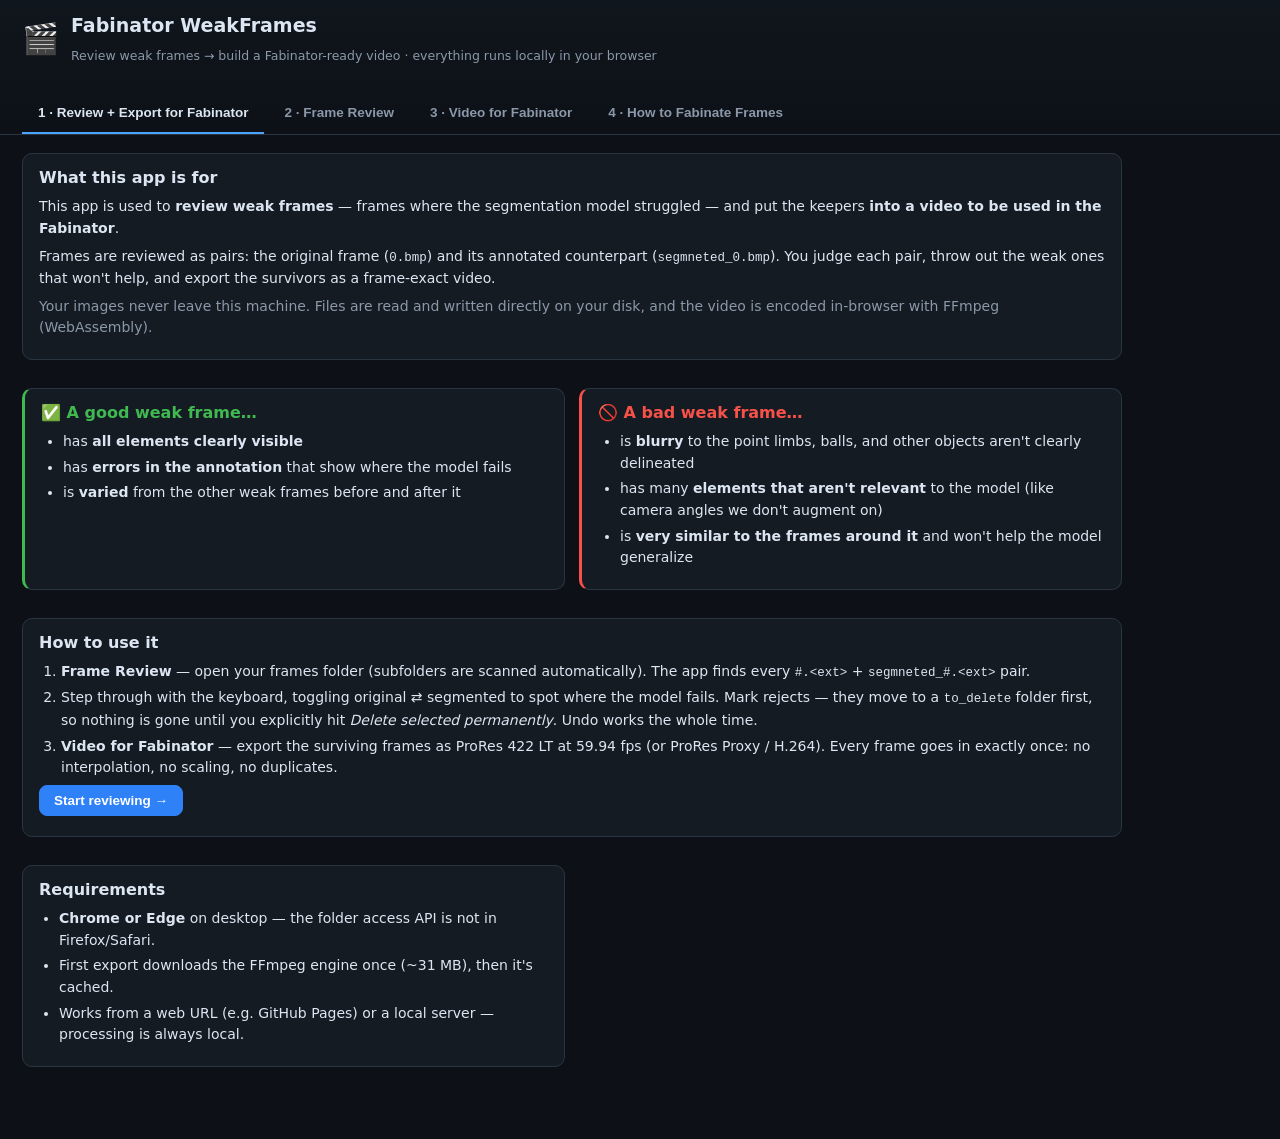
<file: index.html>
<!DOCTYPE html>
<html lang="en">
<head>
<meta charset="utf-8">
<meta name="viewport" content="width=device-width, initial-scale=1">
<meta name="color-scheme" content="dark">
<title>Fabinator WeakFrames — Review &amp; Export</title>
<link rel="icon" href="data:image/svg+xml,<svg xmlns=%22http://www.w3.org/2000/svg%22 viewBox=%220 0 100 100%22><text y=%22.9em%22 font-size=%2290%22>🎬</text></svg>">
<link rel="stylesheet" href="style.css">
</head>
<body>

<header class="app-header">
  <div class="brand">
    <span class="logo">🎬</span>
    <div>
      <h1>Fabinator WeakFrames</h1>
      <p class="sub">Review weak frames → build a Fabinator-ready video · everything runs locally in your browser</p>
    </div>
  </div>
  <nav class="tabs" role="tablist">
    <button class="tab active" data-tab="welcome" role="tab">1 · Review + Export for Fabinator</button>
    <button class="tab" data-tab="review" role="tab">2 · Frame Review</button>
    <button class="tab" data-tab="export" role="tab">3 · Video for Fabinator</button>
    <button class="tab" data-tab="fabinate" role="tab">4 · How to Fabinate Frames</button>
  </nav>
</header>

<div id="globalBanner" class="banner warn" hidden></div>

<main>

  <!-- ============================== TAB 1 : WELCOME ============================== -->
  <section id="tab-welcome" class="tabpane active">
    <div class="welcome-grid">
      <div class="card hero">
        <h2>What this app is for</h2>
        <p>This app is used to <b>review weak frames</b> — frames where the segmentation model struggled —
           and put the keepers <b>into a video to be used in the Fabinator</b>.</p>
        <p>Frames are reviewed as pairs: the original frame (<span class="mono">0.bmp</span>) and its annotated
           counterpart (<span class="mono">segmneted_0.bmp</span>). You judge each pair, throw out the weak ones
           that won't help, and export the survivors as a frame-exact video.</p>
        <p class="dim">Your images never leave this machine. Files are read and written directly on your disk,
           and the video is encoded in-browser with FFmpeg (WebAssembly).</p>
      </div>

      <div class="card good">
        <h2>✅ A good weak frame…</h2>
        <ul>
          <li>has <b>all elements clearly visible</b></li>
          <li>has <b>errors in the annotation</b> that show where the model fails</li>
          <li>is <b>varied</b> from the other weak frames before and after it</li>
        </ul>
      </div>

      <div class="card bad">
        <h2>🚫 A bad weak frame…</h2>
        <ul>
          <li>is <b>blurry</b> to the point limbs, balls, and other objects aren't clearly delineated</li>
          <li>has many <b>elements that aren't relevant</b> to the model (like camera angles we don't augment on)</li>
          <li>is <b>very similar to the frames around it</b> and won't help the model generalize</li>
        </ul>
      </div>

      <div class="card steps">
        <h2>How to use it</h2>
        <ol>
          <li><b>Frame Review</b> — open your frames folder (subfolders are scanned automatically).
              The app finds every <span class="mono">#.&lt;ext&gt;</span> + <span class="mono">segmneted_#.&lt;ext&gt;</span> pair.</li>
          <li>Step through with the keyboard, toggling original ⇄ segmented to spot where the model fails.
              Mark rejects — they move to a <span class="mono">to_delete</span> folder first, so nothing is gone
              until you explicitly hit <i>Delete selected permanently</i>. Undo works the whole time.</li>
          <li><b>Video for Fabinator</b> — export the surviving frames as ProRes 422 LT
              at 59.94&nbsp;fps (or ProRes Proxy / H.264). Every frame goes in exactly once: no interpolation,
              no scaling, no duplicates.</li>
        </ol>
        <p><button class="btn primary" data-goto="review">Start reviewing →</button></p>
      </div>

      <div class="card">
        <h2>Requirements</h2>
        <ul class="reqs">
          <li><b>Chrome or Edge</b> on desktop — the folder access API is not in Firefox/Safari.</li>
          <li>First export downloads the FFmpeg engine once (~31&nbsp;MB), then it's cached.</li>
          <li>Works from a web URL (e.g. GitHub Pages) or a local server — processing is always local.</li>
        </ul>
      </div>
    </div>
  </section>

  <!-- ============================== TAB 2 : FRAME REVIEW ============================== -->
  <section id="tab-review" class="tabpane">
    <div class="toolbar">
      <button id="btnOpen" class="btn primary">📂 Open frames folder…</button>
      <span id="rootChip" class="chip" hidden></span>
      <button id="btnRescan" class="btn ghost" hidden>⟳ Rescan</button>
      <span class="spacer"></span>
      <span id="statsChips"></span>
    </div>

    <div class="review-layout">
      <div class="viewer-col">
        <div class="viewer" id="viewer">
          <img id="imgOrig" alt="original frame" draggable="false">
          <img id="imgSeg" alt="segmented frame" draggable="false" style="display:none">
          <div class="viewer-empty" id="viewerEmpty">Open a folder to begin…</div>
          <div class="viewer-hud" id="hudView">ORIGINAL</div>
          <div class="viewer-hud right" id="hudIdx"></div>
        </div>
        <div class="pairinfo" id="pairInfo"><span class="dim">—</span></div>
        <div class="controls">
          <button id="btnPrev" class="btn" title="Previous active pair (←)">← Prev</button>
          <button id="btnNext" class="btn" title="Next active pair (→)">Next →</button>
          <button id="btnToggle" class="btn" title="Toggle original / segmented (Space)">⇄ Toggle <kbd>Space</kbd></button>
          <button id="btnOverlay" class="btn" title="Overlay segmented on original (O)">◧ Overlay <kbd>O</kbd></button>
          <label id="ovlWrap" class="ovl-wrap" hidden>opacity
            <input type="range" id="ovlOpacity" min="15" max="100" value="100">
          </label>
          <span class="spacer"></span>
          <button id="btnTrash" class="btn danger" title="Move this pair to to_delete (D / X / Del)">🗑 Mark for deletion <kbd>D</kbd></button>
          <button id="btnUndo" class="btn" title="Undo last mark (Z)">↩ Undo <kbd>Z</kbd></button>
        </div>
      </div>

      <aside class="side-col">
        <div class="card">
          <h3>to_delete</h3>
          <p id="trashSummary">empty</p>
          <div class="row">
            <button id="btnRestoreAll" class="btn ghost" disabled>Restore all</button>
            <button id="btnPurge" class="btn danger" disabled>Delete selected permanently…</button>
          </div>
          <p class="dim small">Marked files are only <i>staged</i> here. Nothing is deleted until you confirm above.</p>
        </div>

        <div class="card">
          <h3>Unpaired files</h3>
          <div id="unpairedBody"><span class="dim">—</span></div>
          <button id="btnTrashUnpaired" class="btn ghost" hidden></button>
        </div>

        <div class="card pairs-card">
          <h3>Pairs</h3>
          <div id="pairList" class="pairlist"></div>
        </div>

        <div class="card keys">
          <h3>Keyboard</h3>
          <table>
            <tr><td><kbd>←</kbd> <kbd>→</kbd></td><td>previous / next pair (skips deleted)</td></tr>
            <tr><td><kbd>Space</kbd></td><td>toggle original ⇄ segmented</td></tr>
            <tr><td><kbd>O</kbd></td><td>overlay segmented on original</td></tr>
            <tr><td><kbd>D</kbd> <kbd>X</kbd> <kbd>Del</kbd></td><td>mark pair for deletion</td></tr>
            <tr><td><kbd>Z</kbd></td><td>undo</td></tr>
            <tr><td><kbd>R</kbd></td><td>restore the viewed pair from to_delete</td></tr>
            <tr><td><kbd>Home</kbd> <kbd>End</kbd></td><td>first / last pair</td></tr>
          </table>
        </div>
      </aside>
    </div>
  </section>

  <!-- ============================== TAB 3 : VIDEO FOR FABINATOR ============================== -->
  <section id="tab-export" class="tabpane">
    <div class="export-grid">
      <div class="card">
        <h3>Source frames <button id="btnRefreshSrc" class="btn ghost small-btn" title="Recount">⟳</button></h3>
        <div id="srcSummary"><p>No frames loaded yet.</p></div>
        <label class="chk"><input type="checkbox" id="chkUnpaired"> include originals that have no segmented partner</label>
        <p class="dim small">Frames come from your review in the <b>Frame Review</b> tab — every pair not marked
           for deletion, ordered by folder, then frame number. Each image becomes exactly one video frame.</p>
      </div>

      <div class="card">
        <h3>Format</h3>
        <div id="codecCards" class="codec-cards" role="radiogroup"></div>
        <div class="row wrap">
          <label>Frame rate
            <select id="fpsSel"></select>
          </label>
          <label>Output name
            <span id="namePreview" class="mono chip"></span>
          </label>
        </div>
      </div>

      <div class="card">
        <h3>FFmpeg engine</h3>
        <p><span id="engineStatus" class="chip">Engine idle</span> <span id="encoderChips"></span></p>
        <div class="row">
          <button id="btnPreload" class="btn ghost">Preload engine</button>
        </div>
        <p class="dim small">FFmpeg runs as WebAssembly inside this page — nothing to install, nothing uploaded.
           The core (~31&nbsp;MB) downloads once and is cached by the browser.</p>
      </div>

      <div class="card">
        <h3>Export</h3>
        <label class="fullpath">Frames folder full path <span class="dim small">(optional — lets the app print a complete, copy-pasteable file path after export; remembered per folder)</span>
          <input type="text" id="basePath" placeholder="X:\path\to\your frames folder" spellcheck="false" autocomplete="off">
        </label>
        <div class="row">
          <button id="btnExport" class="btn primary big" disabled>🎬 Choose destination &amp; export</button>
          <button id="btnCancel" class="btn danger" hidden>✖ Cancel</button>
        </div>
        <p class="dim small">The save dialog opens inside your frames folder — hop <b>up one level</b> for its parent
           folder (browsers can't pre-select a folder they weren't given access to).</p>
        <div id="exportProgress" hidden>
          <div class="progress"><i id="progBar"></i></div>
          <p id="progText" class="dim"></p>
        </div>
        <div id="exportResult" class="banner" hidden></div>
      </div>
    </div>
  </section>

  <!-- ============================== TAB 4 : FABINATE FRAMES ============================== -->
  <section id="tab-fabinate" class="tabpane">
    <div class="card video-card">
      <h2>How to Fabinate Frames</h2>
      <p class="dim">Walkthrough video.</p>
      <div class="video-frame">
        <iframe id="fabinateVideo"
                data-src="https://www.youtube-nocookie.com/embed/s4ylj79aAIY"
                allow="accelerometer; autoplay; clipboard-write; encrypted-media; gyroscope; picture-in-picture; web-share"
                allowfullscreen
                title="How to Fabinate Frames video"></iframe>
      </div>
      <p class="dim small">Streamed from YouTube — no sign-in needed.
        <a href="https://youtu.be/s4ylj79aAIY" target="_blank" rel="noopener">Open on YouTube ↗</a></p>
    </div>
  </section>

</main>

<div id="modalRoot" hidden></div>
<div id="toast" hidden></div>

<script src="lib/ffmpeg/ffmpeg.js" defer></script>
<script src="lib/ffmpeg/util.js" defer></script>
<script src="core.js" defer></script>
<script src="app.js" defer></script>
</body>
</html>
</file>
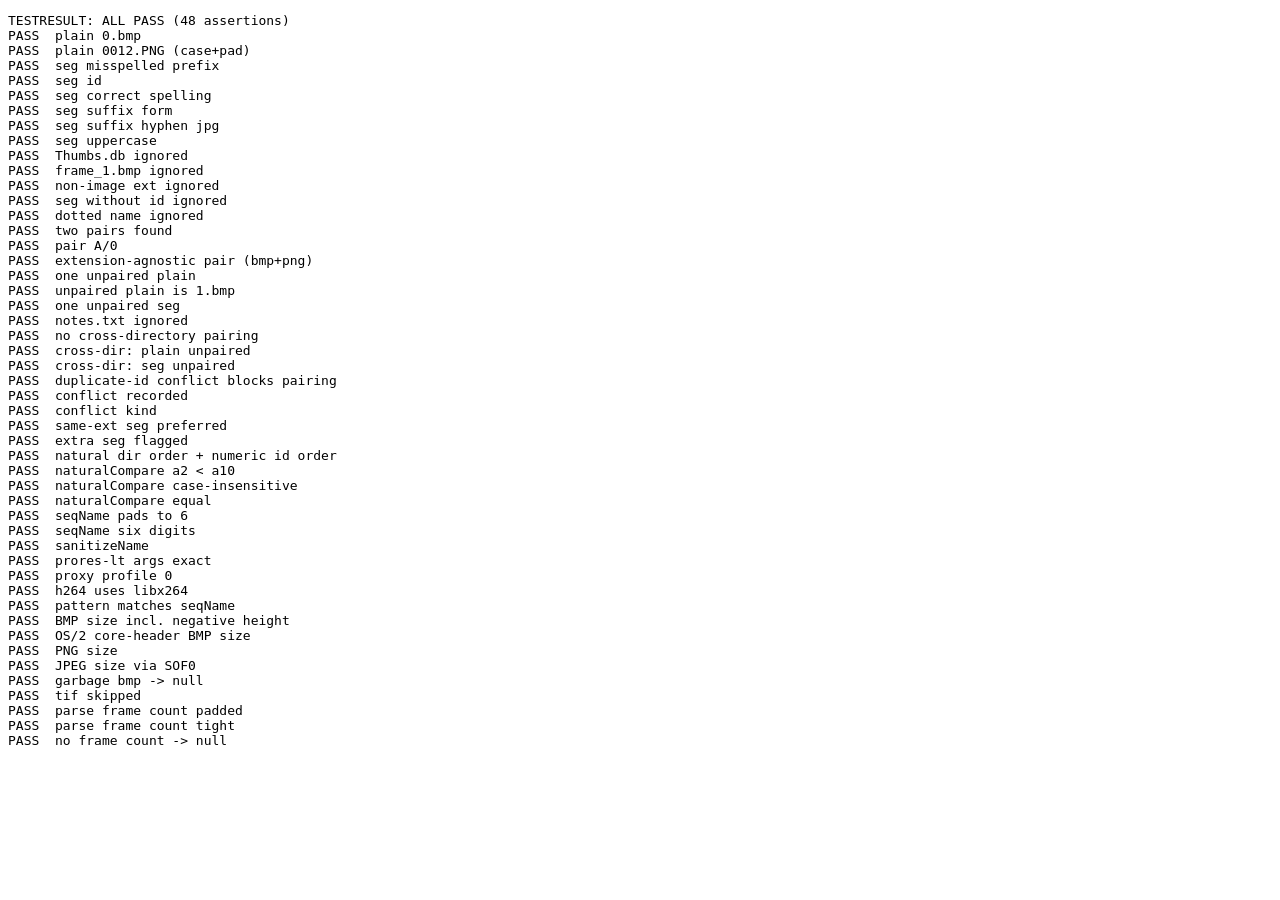
<file: test_core.html>
<!DOCTYPE html>
<html lang="en">
<head><meta charset="utf-8"><title>core.js tests</title></head>
<body>
<pre id="out">RUNNING</pre>
<script src="core.js"></script>
<script>
(function () {
  'use strict';
  const C = window.FabCore;
  const results = [];
  let failures = 0;

  function eq(actual, expected, label) {
    const a = JSON.stringify(actual), e = JSON.stringify(expected);
    if (a === e) { results.push('PASS  ' + label); }
    else { failures++; results.push('FAIL  ' + label + '\n      expected ' + e + '\n      got      ' + a); }
  }
  function ok(cond, label) { eq(!!cond, true, label); }

  // ---------------- classifyName ----------------
  eq(C.classifyName('0.bmp'), { kind: 'plain', id: 0, idRaw: '0', ext: 'bmp' }, 'plain 0.bmp');
  eq(C.classifyName('0012.PNG'), { kind: 'plain', id: 12, idRaw: '0012', ext: 'png' }, 'plain 0012.PNG (case+pad)');
  eq(C.classifyName('segmneted_7.bmp').kind, 'seg', 'seg misspelled prefix');
  eq(C.classifyName('segmneted_7.bmp').id, 7, 'seg id');
  eq(C.classifyName('segmented_7.bmp').kind, 'seg', 'seg correct spelling');
  eq(C.classifyName('7_segmneted.bmp').kind, 'seg', 'seg suffix form');
  eq(C.classifyName('7-segmented.jpg').kind, 'seg', 'seg suffix hyphen jpg');
  eq(C.classifyName('SEGMNETED_3.BMP').kind, 'seg', 'seg uppercase');
  eq(C.classifyName('Thumbs.db'), null, 'Thumbs.db ignored');
  eq(C.classifyName('frame_1.bmp'), null, 'frame_1.bmp ignored');
  eq(C.classifyName('7.mov'), null, 'non-image ext ignored');
  eq(C.classifyName('segmneted_.bmp'), null, 'seg without id ignored');
  eq(C.classifyName('1.2.bmp'), null, 'dotted name ignored');

  // ---------------- buildPairs ----------------
  let r = C.buildPairs([
    { relDir: 'A', name: '0.bmp' }, { relDir: 'A', name: 'segmneted_0.bmp' },
    { relDir: 'A', name: '1.bmp' },
    { relDir: 'A', name: 'segmneted_2.bmp' },
    { relDir: 'B', name: '5.bmp' }, { relDir: 'B', name: 'segmented_5.png' },
    { relDir: 'A', name: 'notes.txt' },
  ]);
  eq(r.pairs.length, 2, 'two pairs found');
  eq(r.pairs[0], { relDir: 'A', id: 0, plainName: '0.bmp', segName: 'segmneted_0.bmp', ext: 'bmp' }, 'pair A/0');
  eq(r.pairs[1].segName, 'segmented_5.png', 'extension-agnostic pair (bmp+png)');
  eq(r.unpairedPlain.length, 1, 'one unpaired plain');
  eq(r.unpairedPlain[0].name, '1.bmp', 'unpaired plain is 1.bmp');
  eq(r.unpairedSeg.length, 1, 'one unpaired seg');
  eq(r.ignored, 1, 'notes.txt ignored');

  // same id in different dirs must NOT pair
  r = C.buildPairs([
    { relDir: 'A', name: '3.bmp' },
    { relDir: 'B', name: 'segmneted_3.bmp' },
  ]);
  eq(r.pairs.length, 0, 'no cross-directory pairing');
  eq(r.unpairedPlain.length, 1, 'cross-dir: plain unpaired');
  eq(r.unpairedSeg.length, 1, 'cross-dir: seg unpaired');

  // duplicate numeric id -> conflict, no pair
  r = C.buildPairs([
    { relDir: '', name: '7.bmp' }, { relDir: '', name: '007.png' },
    { relDir: '', name: 'segmneted_7.bmp' },
  ]);
  eq(r.pairs.length, 0, 'duplicate-id conflict blocks pairing');
  eq(r.conflicts.length, 1, 'conflict recorded');
  eq(r.conflicts[0].kind, 'duplicate-original', 'conflict kind');

  // multiple segs, same-ext preferred
  r = C.buildPairs([
    { relDir: '', name: '4.png' },
    { relDir: '', name: 'segmneted_4.bmp' }, { relDir: '', name: 'segmneted_4.png' },
  ]);
  eq(r.pairs[0].segName, 'segmneted_4.png', 'same-ext seg preferred');
  eq(r.conflicts[0].kind, 'extra-segmented', 'extra seg flagged');

  // ---------------- sorting ----------------
  r = C.buildPairs([
    { relDir: 'dir10', name: '0.bmp' }, { relDir: 'dir10', name: 'segmneted_0.bmp' },
    { relDir: 'dir2', name: '0.bmp' }, { relDir: 'dir2', name: 'segmneted_0.bmp' },
    { relDir: 'dir2', name: '10.bmp' }, { relDir: 'dir2', name: 'segmneted_10.bmp' },
    { relDir: 'dir2', name: '2.bmp' }, { relDir: 'dir2', name: 'segmneted_2.bmp' },
  ]);
  eq(r.pairs.map(p => p.relDir + '#' + p.id), ['dir2#0', 'dir2#2', 'dir2#10', 'dir10#0'], 'natural dir order + numeric id order');

  ok(C.naturalCompare('a2', 'a10') < 0, 'naturalCompare a2 < a10');
  ok(C.naturalCompare('B', 'a') > 0, 'naturalCompare case-insensitive');
  eq(C.naturalCompare('x1', 'x1'), 0, 'naturalCompare equal');

  // ---------------- names/args ----------------
  eq(C.seqName(3, 'bmp'), 'frame_000003.bmp', 'seqName pads to 6');
  eq(C.seqName(123456, 'png'), 'frame_123456.png', 'seqName six digits');
  eq(C.sanitizeName('SUMMERLEAGUE WEAKFRAMES!'), 'SUMMERLEAGUE_WEAKFRAMES', 'sanitizeName');

  const args = C.buildFFmpegArgs({ codecId: 'prores-lt', fpsNum: 60000, fpsDen: 1001, ext: 'bmp', outName: '/out.mov' });
  eq(args, ['-y', '-f', 'image2', '-framerate', '60000/1001', '-start_number', '0', '-i', '/in/frame_%06d.bmp',
    '-fps_mode', 'passthrough',
    '-c:v', 'prores_ks', '-profile:v', '1', '-vendor', 'apl0', '-pix_fmt', 'yuv422p10le',
    '-bsf:v', 'prores_metadata=color_primaries=bt709:color_trc=bt709:colorspace=bt709',
    '/out.mov'], 'prores-lt args exact');
  eq(C.buildFFmpegArgs({ codecId: 'prores-proxy', fpsNum: 30, fpsDen: 1, ext: 'bmp', outName: '/o.mov' })[14], '0', 'proxy profile 0');
  ok(C.buildFFmpegArgs({ codecId: 'h264', fpsNum: 60000, fpsDen: 1001, ext: 'bmp', outName: '/o.mp4' }).includes('libx264'), 'h264 uses libx264');

  // seqName consistency with the %06d pattern in args
  ok(args[8] === '/in/frame_%06d.bmp' && C.seqName(0, 'bmp') === 'frame_000000.bmp', 'pattern matches seqName');

  // ---------------- header parsers ----------------
  // BMP: 'BM' + ... width(int32 LE @18)=1920 height(@22)=1080
  const bmp = new Uint8Array(64);
  bmp[0] = 0x42; bmp[1] = 0x4D;
  new DataView(bmp.buffer).setUint32(14, 40, true); // BITMAPINFOHEADER
  new DataView(bmp.buffer).setInt32(18, 1920, true);
  new DataView(bmp.buffer).setInt32(22, -1080, true); // top-down (negative)
  eq(C.imageSize(bmp, 'bmp'), { w: 1920, h: 1080 }, 'BMP size incl. negative height');

  // OS/2 BITMAPCOREHEADER: uint16 width/height at 18/20
  const bmp2 = new Uint8Array(26);
  bmp2[0] = 0x42; bmp2[1] = 0x4D;
  new DataView(bmp2.buffer).setUint32(14, 12, true);
  new DataView(bmp2.buffer).setUint16(18, 640, true);
  new DataView(bmp2.buffer).setUint16(20, 480, true);
  eq(C.imageSize(bmp2, 'bmp'), { w: 640, h: 480 }, 'OS/2 core-header BMP size');

  const png = new Uint8Array(32);
  [0x89, 0x50, 0x4E, 0x47, 0x0D, 0x0A, 0x1A, 0x0A].forEach((b, i) => png[i] = b);
  png[12] = 0x49; png[13] = 0x48; png[14] = 0x44; png[15] = 0x52; // IHDR
  new DataView(png.buffer).setUint32(16, 1280, false);
  new DataView(png.buffer).setUint32(20, 720, false);
  eq(C.imageSize(png, 'png'), { w: 1280, h: 720 }, 'PNG size');

  // JPEG: SOI + APP0(len 4) + SOF0
  const jpg = new Uint8Array([
    0xFF, 0xD8,
    0xFF, 0xE0, 0x00, 0x04, 0x00, 0x00,          // APP0, len 4
    0xFF, 0xC0, 0x00, 0x11, 0x08, 0x04, 0x38, 0x07, 0x80, // SOF0: h=0x0438=1080 w=0x0780=1920
    0x03, 0x01, 0x22, 0x00, 0x02, 0x11, 0x01, 0x03, 0x11, 0x01,
  ]);
  eq(C.imageSize(jpg, 'jpg'), { w: 1920, h: 1080 }, 'JPEG size via SOF0');
  eq(C.imageSize(new Uint8Array([0, 1, 2]), 'bmp'), null, 'garbage bmp -> null');
  eq(C.imageSize(bmp, 'tif'), null, 'tif skipped');

  // ---------------- log parsing ----------------
  eq(C.parseFrameCount('frame=  247 fps= 13 q=-0.0 Lsize=  108367kB'), 247, 'parse frame count padded');
  eq(C.parseFrameCount('frame=3 fps=0.0'), 3, 'parse frame count tight');
  eq(C.parseFrameCount('random line'), null, 'no frame count -> null');

  // ---------------- report ----------------
  const summary = (failures ? 'FAILURES: ' + failures : 'ALL PASS') + ' (' + results.length + ' assertions)';
  document.getElementById('out').textContent = 'TESTRESULT: ' + summary + '\n' + results.join('\n');
  document.title = failures ? 'FAIL' : 'PASS';
})();
</script>
</body>
</html>
</file>
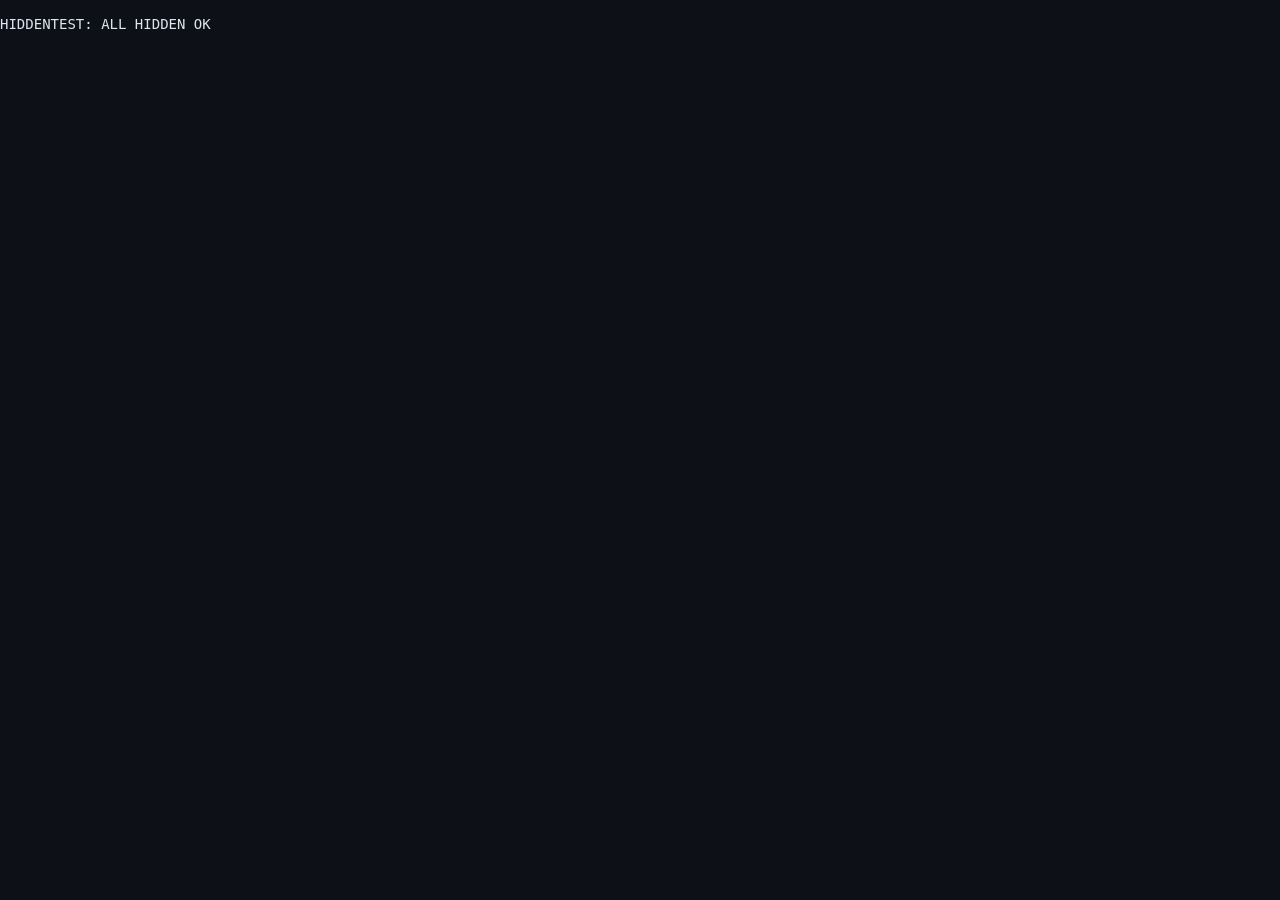
<file: test_hidden.html>
<!DOCTYPE html>
<html lang="en">
<head><meta charset="utf-8"><title>hidden attr test</title><link rel="stylesheet" href="style.css"></head>
<body>
<div class="viewer-empty" hidden>x</div>
<span class="chip" hidden>x</span>
<button class="btn" hidden>x</button>
<label class="ovl-wrap" hidden>x</label>
<div class="banner" hidden>x</div>
<pre id="out">RUNNING</pre>
<script>
  const bad = [];
  document.querySelectorAll('[hidden]').forEach((el) => {
    if (getComputedStyle(el).display !== 'none') bad.push(el.className || el.tagName);
  });
  document.getElementById('out').textContent =
    'HIDDENTEST: ' + (bad.length ? 'FAIL still visible: ' + bad.join(', ') : 'ALL HIDDEN OK');
</script>
</body>
</html>
</file>
<file: style.css>
:root {
  --bg: #0d1117;
  --panel: #151b23;
  --panel2: #1c2530;
  --line: #2a3542;
  --text: #dce6f2;
  --dim: #8b98a9;
  --accent: #4da3ff;
  --accent2: #2f81f7;
  --good: #3fb950;
  --bad: #f85149;
  --warn: #d29922;
  --radius: 10px;
}

* { box-sizing: border-box; }
[hidden] { display: none !important; } /* author display rules must never defeat the hidden attribute */
html, body {
  margin: 0; padding: 0;
  background: var(--bg); color: var(--text);
  font: 14px/1.55 system-ui, "Segoe UI", Roboto, sans-serif;
}
h1, h2, h3 { margin: 0 0 8px; line-height: 1.25; }
h1 { font-size: 19px; }
h2 { font-size: 16px; }
h3 { font-size: 14px; text-transform: uppercase; letter-spacing: .06em; color: var(--dim); }
p { margin: 6px 0; }
ul, ol { margin: 6px 0; padding-left: 22px; }
li { margin: 4px 0; }
a { color: var(--accent); }
code, .mono { font-family: ui-monospace, Consolas, monospace; font-size: 12.5px; }
details summary { cursor: pointer; color: var(--accent); margin: 4px 0; }
details ul { max-height: 180px; overflow: auto; font-size: 12px; }

/* ---------- header / tabs ---------- */
.app-header {
  display: flex; align-items: center; justify-content: space-between; gap: 16px;
  flex-wrap: wrap;
  padding: 14px 22px 0;
  border-bottom: 1px solid var(--line);
  background: linear-gradient(180deg, #10161d, var(--bg));
}
.brand { display: flex; align-items: center; gap: 12px; padding-bottom: 12px; }
.logo { font-size: 30px; }
.sub { color: var(--dim); margin: 0; font-size: 12.5px; }

.tabs { display: flex; gap: 4px; }
.tab {
  background: none; border: none; color: var(--dim);
  padding: 12px 16px; font-size: 13.5px; font-weight: 600; cursor: pointer;
  border-bottom: 2px solid transparent;
}
.tab:hover { color: var(--text); }
.tab.active { color: var(--text); border-bottom-color: var(--accent); }

main { padding: 18px 22px 60px; max-width: 1600px; margin: 0 auto; }
.tabpane { display: none; }
.tabpane.active { display: block; }

/* ---------- shared bits ---------- */
.card {
  background: var(--panel); border: 1px solid var(--line);
  border-radius: var(--radius); padding: 14px 16px; margin-bottom: 14px;
}
.btn {
  background: var(--panel2); color: var(--text);
  border: 1px solid var(--line); border-radius: 8px;
  padding: 7px 14px; font-size: 13.5px; font-weight: 600; cursor: pointer;
  display: inline-flex; align-items: center; gap: 6px;
}
.btn:hover:not(:disabled) { border-color: var(--accent); }
.btn:disabled { opacity: .45; cursor: default; }
.btn.primary { background: var(--accent2); border-color: var(--accent2); color: #fff; }
.btn.primary:hover:not(:disabled) { filter: brightness(1.15); }
.btn.danger { background: #3d1d20; border-color: #6e2a2f; color: #ffb3ad; }
.btn.danger:hover:not(:disabled) { border-color: var(--bad); }
.btn.ghost { background: transparent; }
.btn.big { font-size: 15px; padding: 10px 20px; }
.btn.on { border-color: var(--accent); color: var(--accent); }
.small-btn { padding: 2px 8px; font-size: 12px; }
.btn kbd { opacity: .7; }

kbd {
  background: var(--panel2); border: 1px solid var(--line); border-bottom-width: 2px;
  border-radius: 5px; padding: 0 6px; font-size: 11.5px; font-family: inherit;
}

.chip {
  display: inline-block; background: var(--panel2); border: 1px solid var(--line);
  border-radius: 99px; padding: 2px 11px; font-size: 12.5px; margin-right: 6px;
}
.chip.ok { border-color: var(--good); color: var(--good); }
.chip.bad { border-color: var(--bad); color: var(--bad); }
.chip.warn { border-color: var(--warn); color: var(--warn); }
.chip.dim { color: var(--dim); }

.dim { color: var(--dim); }
.small { font-size: 12px; }
.ok-text { color: var(--good); }
.warn-text { color: var(--warn); }
.row { display: flex; gap: 10px; align-items: center; margin: 8px 0; }
.row.wrap { flex-wrap: wrap; }
.row label { display: flex; align-items: center; gap: 8px; color: var(--dim); font-size: 13px; }
.spacer { flex: 1; }
select {
  background: var(--panel2); color: var(--text); border: 1px solid var(--line);
  border-radius: 8px; padding: 6px 10px; font-size: 13px;
}
.chk { display: flex; gap: 8px; align-items: center; margin: 8px 0; font-size: 13px; }
input[type=text] {
  background: var(--panel2); color: var(--text); border: 1px solid var(--line);
  border-radius: 8px; padding: 6px 10px; font-size: 12.5px;
  font-family: ui-monospace, Consolas, monospace;
}
.fullpath { display: block; margin: 10px 0; color: var(--dim); font-size: 13px; }
.fullpath input { width: 100%; margin-top: 4px; }
.path-row { display: flex; gap: 8px; align-items: center; margin-top: 8px; }
.path-row .path-out { flex: 1; min-width: 0; }

.banner {
  border: 1px solid var(--line); border-radius: var(--radius);
  padding: 12px 16px; margin: 12px 0;
  background: var(--panel);
}
.banner.ok { border-color: var(--good); background: #10241a; }
.banner.err { border-color: var(--bad); background: #2a1517; }
.banner.warn { border-color: var(--warn); background: #24200f; }
#globalBanner { margin: 14px 22px 0; }
.banner pre { white-space: pre-wrap; font-size: 11.5px; color: var(--dim); max-height: 200px; overflow: auto; }

/* ---------- welcome ---------- */
.welcome-grid { display: grid; grid-template-columns: 1fr 1fr; gap: 14px; max-width: 1100px; }
.welcome-grid .hero, .welcome-grid .steps { grid-column: 1 / -1; }
.card.good { border-left: 3px solid var(--good); }
.card.bad { border-left: 3px solid var(--bad); }
.card.good h2 { color: var(--good); }
.card.bad h2 { color: var(--bad); }
.reqs { padding-left: 20px; }
@media (max-width: 800px) { .welcome-grid { grid-template-columns: 1fr; } }

/* ---------- review ---------- */
.toolbar { display: flex; align-items: center; gap: 10px; margin-bottom: 14px; flex-wrap: wrap; }
.review-layout {
  display: grid; grid-template-columns: minmax(0, 1fr) 360px; gap: 16px;
  align-items: start;
}
@media (max-width: 1100px) { .review-layout { grid-template-columns: 1fr; } }

.viewer {
  position: relative; background: #000;
  aspect-ratio: 16 / 9;
  border: 1px solid var(--line); border-radius: var(--radius);
  overflow: hidden;
}
.viewer img {
  position: absolute; inset: 0; width: 100%; height: 100%;
  object-fit: contain; user-select: none;
}
.viewer-empty {
  position: absolute; inset: 0; display: flex; align-items: center; justify-content: center;
  color: var(--dim); font-size: 15px; background: var(--panel); text-align: center; padding: 20px;
}
.viewer-hud {
  position: absolute; top: 10px; left: 10px;
  background: rgba(0,0,0,.65); color: #fff;
  padding: 3px 12px; border-radius: 6px;
  font-weight: 700; letter-spacing: .1em; font-size: 12px;
}
.viewer-hud.right { left: auto; right: 10px; letter-spacing: 0; font-weight: 600; }

.pairinfo { margin: 10px 2px; font-size: 13px; min-height: 24px; }
.controls { display: flex; gap: 8px; flex-wrap: wrap; align-items: center; }
.ovl-wrap { display: flex; align-items: center; gap: 6px; color: var(--dim); font-size: 12.5px; }
.ovl-wrap input[type=range] { width: 110px; accent-color: var(--accent); }

.side-col .card { margin-bottom: 12px; }
.pairs-card .pairlist { max-height: 300px; overflow: auto; }
.prow {
  display: flex; gap: 8px; align-items: center;
  padding: 3px 8px; border-radius: 6px; cursor: pointer; font-size: 12.5px;
}
.prow:hover { background: var(--panel2); }
.prow.cur { background: var(--accent2); color: #fff; }
.prow.trash { opacity: .45; text-decoration: line-through; }
.prow .pid { min-width: 44px; font-family: ui-monospace, Consolas, monospace; }
.prow .pdir { flex: 1; overflow: hidden; text-overflow: ellipsis; white-space: nowrap; color: var(--dim); }
.prow.cur .pdir { color: #dce9ff; }
.keys table { width: 100%; border-collapse: collapse; font-size: 12.5px; }
.keys td { padding: 3px 4px; vertical-align: top; }
.keys td:first-child { white-space: nowrap; }

/* ---------- export ---------- */
.export-grid { display: grid; grid-template-columns: 1fr 1fr; gap: 14px; max-width: 1200px; align-items: start; }
@media (max-width: 950px) { .export-grid { grid-template-columns: 1fr; } }

.codec-cards { display: flex; flex-direction: column; gap: 8px; margin-bottom: 8px; }
.codec-card {
  border: 1px solid var(--line); border-radius: 8px;
  padding: 10px 14px; cursor: pointer; background: var(--panel2);
}
.codec-card:hover { border-color: var(--accent); }
.codec-card.sel { outline: 2px solid var(--accent); border-color: var(--accent); }
.codec-card p { margin: 4px 0 2px; color: var(--dim); font-size: 12.5px; }
.cc-head { display: flex; align-items: center; gap: 10px; flex-wrap: wrap; }
.badge {
  background: var(--good); color: #04140a;
  border-radius: 99px; padding: 1px 10px; font-size: 11.5px; font-weight: 700;
}

.progress {
  height: 10px; background: var(--panel2);
  border: 1px solid var(--line); border-radius: 99px; overflow: hidden; margin-top: 10px;
}
.progress i { display: block; height: 100%; background: var(--accent); width: 0; transition: width .25s; }

/* ---------- fabinate video ---------- */
.video-card { max-width: 1100px; }
.video-frame {
  aspect-ratio: 16 / 9; width: 100%;
  background: #000; border: 1px solid var(--line); border-radius: var(--radius);
  overflow: hidden; margin: 10px 0 6px;
}
.video-frame iframe { width: 100%; height: 100%; border: 0; display: block; }

/* ---------- modal & toast ---------- */
.modal-backdrop {
  position: fixed; inset: 0; background: rgba(0,0,0,.6);
  display: flex; align-items: center; justify-content: center; z-index: 60;
}
.modal {
  background: var(--panel); border: 1px solid var(--line); border-radius: 12px;
  padding: 20px 22px; max-width: 480px; width: calc(100% - 40px);
  box-shadow: 0 16px 48px rgba(0,0,0,.5);
}
.modal h3 { color: var(--text); text-transform: none; letter-spacing: 0; font-size: 16px; }
.modal-actions { display: flex; justify-content: flex-end; gap: 10px; margin-top: 16px; }

#toast {
  position: fixed; bottom: 26px; left: 50%; transform: translateX(-50%);
  background: #202b38; border: 1px solid var(--line); border-radius: 99px;
  padding: 9px 22px; font-size: 13.5px; z-index: 70;
  box-shadow: 0 8px 24px rgba(0,0,0,.45);
}
</file>
